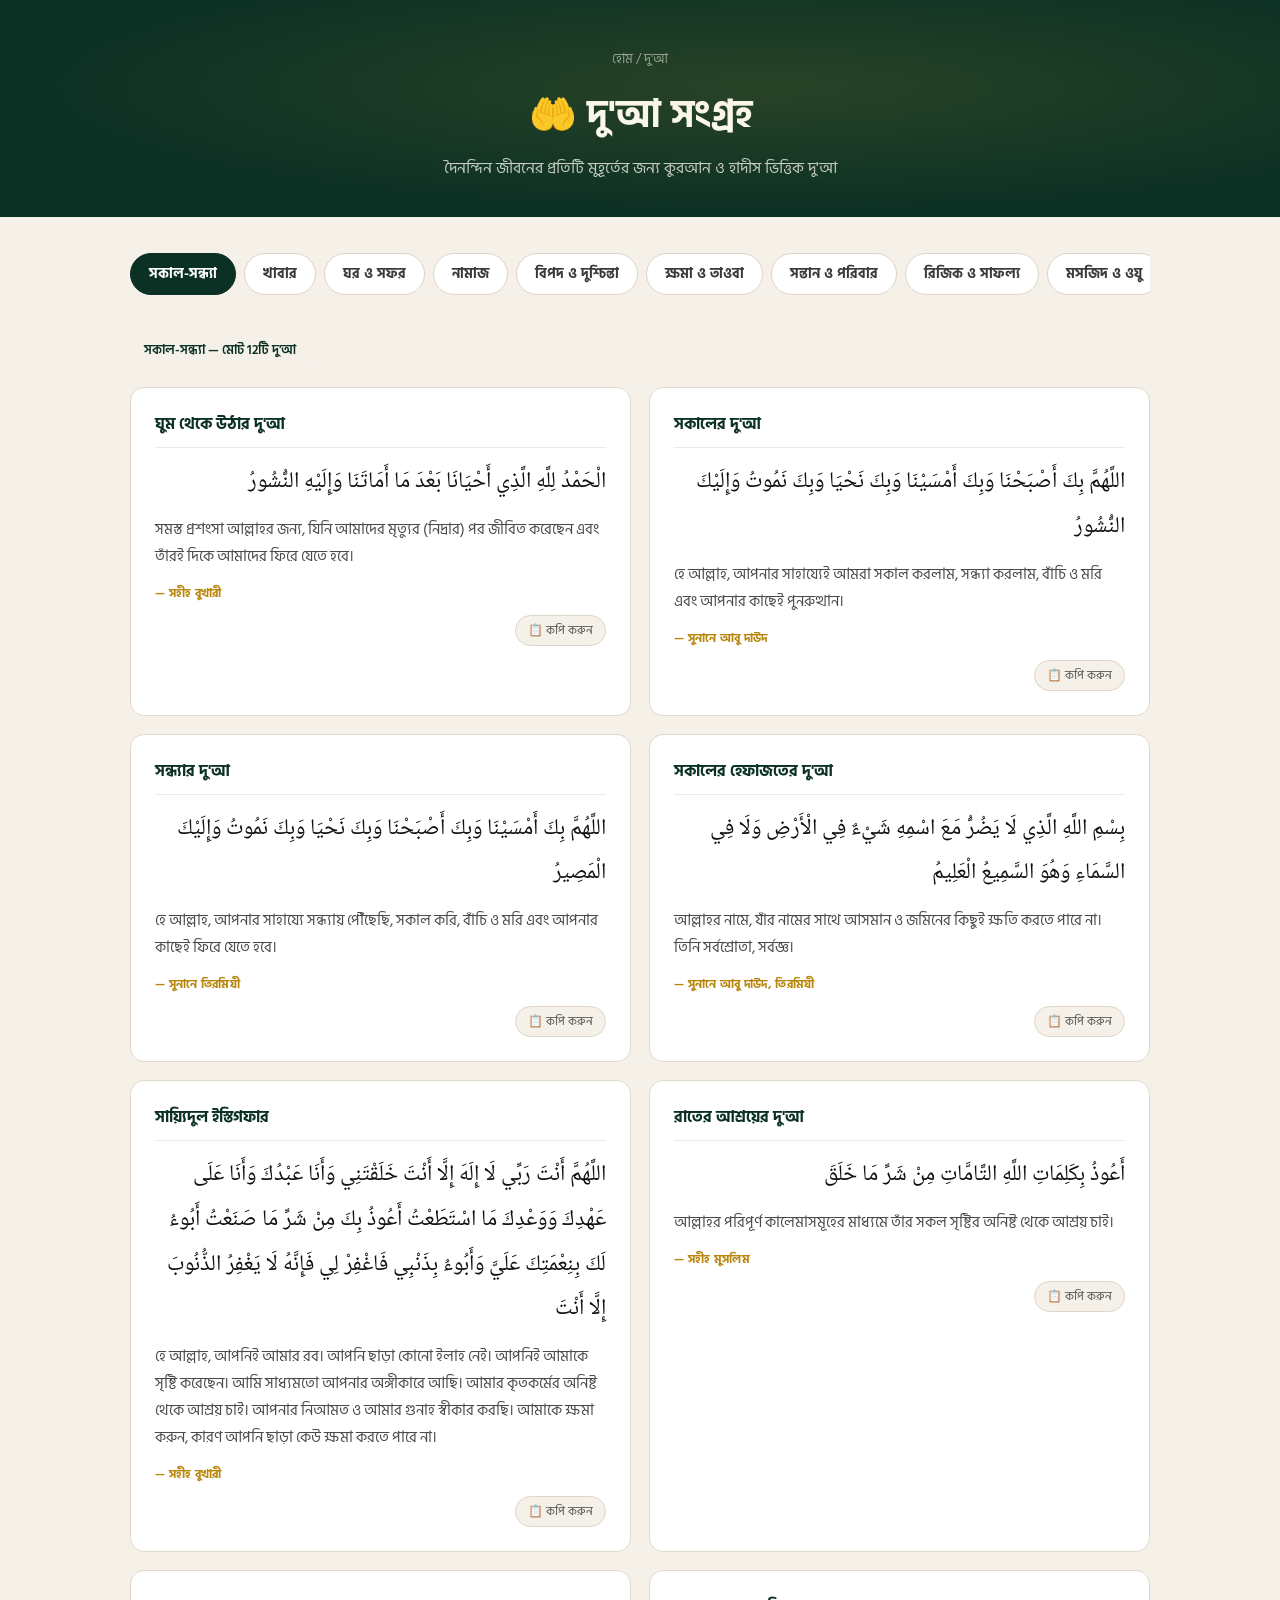
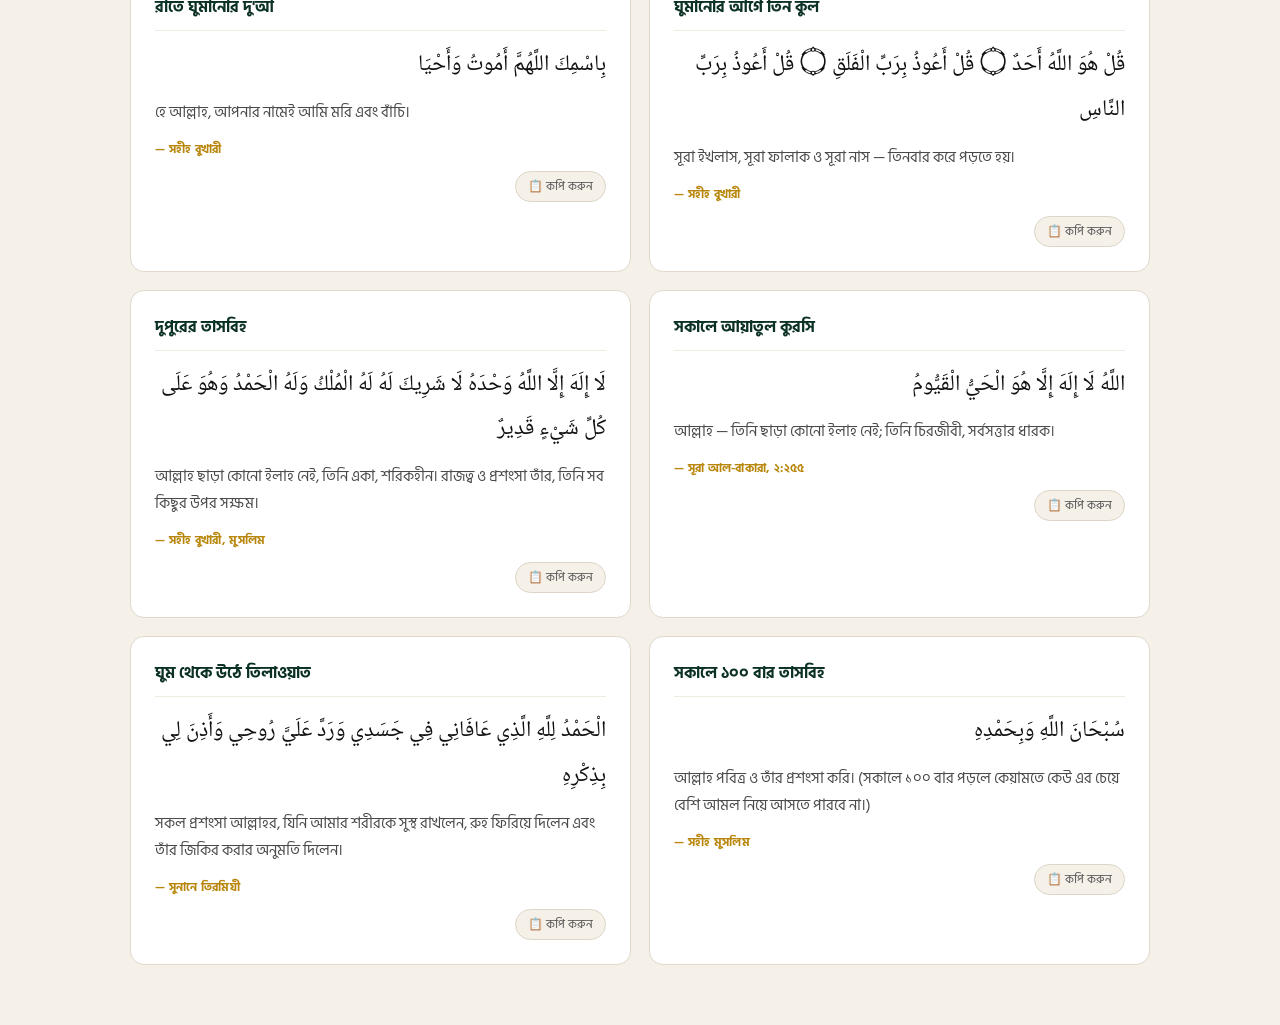
<file: dua (2).html>
<!DOCTYPE html>
<html lang="bn">
<head>
<meta charset="UTF-8">
<meta name="viewport" content="width=device-width, initial-scale=1, maximum-scale=5">
<title>দু'আ সংগ্রহ — দৈনন্দিন জীবনের দু'আ | দ্বীনপথ</title>
<meta name="description" content="দৈনন্দিন জীবনের প্রতিটি মুহূর্তের জন্য কুরআন-হাদীস ভিত্তিক দু'আ আরবি, বাংলা উচ্চারণ ও অনুবাদ সহ।">
<link rel="preconnect" href="https://fonts.googleapis.com">
<link href="https://fonts.googleapis.com/css2?family=Hind+Siliguri:wght@400;500;600;700&family=Noto+Naskh+Arabic:wght@500;600&display=swap" rel="stylesheet">
<style>
  *, *::before, *::after { box-sizing: border-box; margin: 0; padding: 0; }
  body { font-family: 'Hind Siliguri', sans-serif; background: #f5f0e8; color: #1a1a1a; min-height: 100vh; }

  /* Hero */
  .page-hero { background: #0b3024; color: #fff; padding: 48px 20px 36px; text-align: center; position: relative; overflow: hidden; }
  .page-hero::before { content:''; position:absolute; inset:0; background: radial-gradient(ellipse at 60% 40%, rgba(212,175,55,0.15) 0%, transparent 70%); pointer-events:none; }
  .breadcrumb { font-size: 0.82rem; color: rgba(255,255,255,0.55); margin-bottom: 14px; }
  .breadcrumb a { color: rgba(255,255,255,0.55); text-decoration: none; }
  .page-hero h1 { font-size: clamp(1.6rem, 4vw, 2.4rem); font-weight: 700; margin-bottom: 10px; }
  .page-hero p { font-size: 0.98rem; color: rgba(255,255,255,0.75); max-width: 500px; margin: 0 auto; }

  /* Layout */
  .container { max-width: 1060px; margin: 0 auto; padding: 0 20px; }
  .section-tight { padding: 36px 0 60px; }

  /* Category chips */
  .dua-cat-row { display: flex; gap: 8px; overflow-x: auto; padding-bottom: 8px; margin-bottom: 30px; scrollbar-width: none; }
  .dua-cat-row::-webkit-scrollbar { display: none; }
  .dua-cat-chip { flex-shrink: 0; padding: 9px 18px; border-radius: 100px; background: #fff; border: 1.5px solid #ddd6c8; font-weight: 700; font-size: 0.85rem; color: #3a3a3a; cursor: pointer; transition: all 0.18s; white-space: nowrap; font-family: 'Hind Siliguri', sans-serif; }
  .dua-cat-chip:hover { border-color: #0b3024; color: #0b3024; }
  .dua-cat-chip.active { background: #0b3024; color: #fff; border-color: #0b3024; }

  /* Grid */
  .dua-grid { display: grid; grid-template-columns: repeat(2, 1fr); gap: 18px; }
  @media (max-width: 700px) { .dua-grid { grid-template-columns: 1fr; } }

  /* Card */
  .dua-card { background: #fff; border: 1px solid #e0d9cc; border-radius: 14px; padding: 24px; display: flex; flex-direction: column; gap: 12px; }
  .dua-card .dtitle { font-weight: 700; color: #0b3024; font-size: 0.97rem; padding-bottom: 10px; border-bottom: 1px solid #f0ebe0; }
  .dua-card .dar { font-family: 'Noto Naskh Arabic', serif; font-size: 1.4rem; direction: rtl; line-height: 2; color: #111; text-align: right; }
  .dua-card .dbn { color: #4a4a4a; font-size: 0.91rem; line-height: 1.85; }
  .dua-card .dref { font-size: 0.76rem; color: #b8860b; font-weight: 700; letter-spacing: 0.3px; }

  /* Copy button */
  .dua-card .copy-btn { align-self: flex-end; background: #f5f0e8; border: 1px solid #ddd6c8; color: #555; font-size: 0.75rem; padding: 5px 12px; border-radius: 20px; cursor: pointer; font-family: 'Hind Siliguri', sans-serif; transition: all 0.15s; }
  .dua-card .copy-btn:hover { background: #0b3024; color: #fff; border-color: #0b3024; }

  /* Count badge */
  .cat-count { background: #f5f0e8; color: #0b3024; border-radius: 8px; padding: 6px 14px; font-size: 0.82rem; font-weight: 600; margin-bottom: 20px; display: inline-block; }
</style>
</head>
<body>

<section class="page-hero">
  <div class="container">
    <div class="breadcrumb"><a href="index.html">হোম</a> / দু'আ</div>
    <h1>🤲 দু'আ সংগ্রহ</h1>
    <p>দৈনন্দিন জীবনের প্রতিটি মুহূর্তের জন্য কুরআন ও হাদীস ভিত্তিক দু'আ</p>
  </div>
</section>

<section class="section-tight">
  <div class="container">
    <div class="dua-cat-row" id="duaCatRow"></div>
    <div class="cat-count" id="catCount"></div>
    <div class="dua-grid" id="duaGrid"></div>
  </div>
</section>

<script>
const DUA_DATA = {
  "সকাল-সন্ধ্যা": [
    { title:"ঘুম থেকে উঠার দু'আ", ar:"الْحَمْدُ لِلَّهِ الَّذِي أَحْيَانَا بَعْدَ مَا أَمَاتَنَا وَإِلَيْهِ النُّشُورُ", bn:"সমস্ত প্রশংসা আল্লাহর জন্য, যিনি আমাদের মৃত্যুর (নিদ্রার) পর জীবিত করেছেন এবং তাঁরই দিকে আমাদের ফিরে যেতে হবে।", ref:"সহীহ বুখারী" },
    { title:"সকালের দু'আ", ar:"اللَّهُمَّ بِكَ أَصْبَحْنَا وَبِكَ أَمْسَيْنَا وَبِكَ نَحْيَا وَبِكَ نَمُوتُ وَإِلَيْكَ النُّشُورُ", bn:"হে আল্লাহ, আপনার সাহায্যেই আমরা সকাল করলাম, সন্ধ্যা করলাম, বাঁচি ও মরি এবং আপনার কাছেই পুনরুত্থান।", ref:"সুনানে আবু দাউদ" },
    { title:"সন্ধ্যার দু'আ", ar:"اللَّهُمَّ بِكَ أَمْسَيْنَا وَبِكَ أَصْبَحْنَا وَبِكَ نَحْيَا وَبِكَ نَمُوتُ وَإِلَيْكَ الْمَصِيرُ", bn:"হে আল্লাহ, আপনার সাহায্যে সন্ধ্যায় পৌঁছেছি, সকাল করি, বাঁচি ও মরি এবং আপনার কাছেই ফিরে যেতে হবে।", ref:"সুনানে তিরমিযী" },
    { title:"সকালের হেফাজতের দু'আ", ar:"بِسْمِ اللَّهِ الَّذِي لَا يَضُرُّ مَعَ اسْمِهِ شَيْءٌ فِي الْأَرْضِ وَلَا فِي السَّمَاءِ وَهُوَ السَّمِيعُ الْعَلِيمُ", bn:"আল্লাহর নামে, যাঁর নামের সাথে আসমান ও জমিনের কিছুই ক্ষতি করতে পারে না। তিনি সর্বশ্রোতা, সর্বজ্ঞ।", ref:"সুনানে আবু দাউদ, তিরমিযী" },
    { title:"সায়্যিদুল ইস্তিগফার", ar:"اللَّهُمَّ أَنْتَ رَبِّي لَا إِلَهَ إِلَّا أَنْتَ خَلَقْتَنِي وَأَنَا عَبْدُكَ وَأَنَا عَلَى عَهْدِكَ وَوَعْدِكَ مَا اسْتَطَعْتُ أَعُوذُ بِكَ مِنْ شَرِّ مَا صَنَعْتُ أَبُوءُ لَكَ بِنِعْمَتِكَ عَلَيَّ وَأَبُوءُ بِذَنْبِي فَاغْفِرْ لِي فَإِنَّهُ لَا يَغْفِرُ الذُّنُوبَ إِلَّا أَنْتَ", bn:"হে আল্লাহ, আপনিই আমার রব। আপনি ছাড়া কোনো ইলাহ নেই। আপনিই আমাকে সৃষ্টি করেছেন। আমি সাধ্যমতো আপনার অঙ্গীকারে আছি। আমার কৃতকর্মের অনিষ্ট থেকে আশ্রয় চাই। আপনার নিআমত ও আমার গুনাহ স্বীকার করছি। আমাকে ক্ষমা করুন, কারণ আপনি ছাড়া কেউ ক্ষমা করতে পারে না।", ref:"সহীহ বুখারী" },
    { title:"রাতের আশ্রয়ের দু'আ", ar:"أَعُوذُ بِكَلِمَاتِ اللَّهِ التَّامَّاتِ مِنْ شَرِّ مَا خَلَقَ", bn:"আল্লাহর পরিপূর্ণ কালেমাসমূহের মাধ্যমে তাঁর সকল সৃষ্টির অনিষ্ট থেকে আশ্রয় চাই।", ref:"সহীহ মুসলিম" },
    { title:"রাতে ঘুমানোর দু'আ", ar:"بِاسْمِكَ اللَّهُمَّ أَمُوتُ وَأَحْيَا", bn:"হে আল্লাহ, আপনার নামেই আমি মরি এবং বাঁচি।", ref:"সহীহ বুখারী" },
    { title:"ঘুমানোর আগে তিন কুল", ar:"قُلْ هُوَ اللَّهُ أَحَدٌ ۝ قُلْ أَعُوذُ بِرَبِّ الْفَلَقِ ۝ قُلْ أَعُوذُ بِرَبِّ النَّاسِ", bn:"সূরা ইখলাস, সূরা ফালাক ও সূরা নাস — তিনবার করে পড়তে হয়।", ref:"সহীহ বুখারী" },
    { title:"দুপুরের তাসবিহ", ar:"لَا إِلَهَ إِلَّا اللَّهُ وَحْدَهُ لَا شَرِيكَ لَهُ لَهُ الْمُلْكُ وَلَهُ الْحَمْدُ وَهُوَ عَلَى كُلِّ شَيْءٍ قَدِيرٌ", bn:"আল্লাহ ছাড়া কোনো ইলাহ নেই, তিনি একা, শরিকহীন। রাজত্ব ও প্রশংসা তাঁর, তিনি সব কিছুর উপর সক্ষম।", ref:"সহীহ বুখারী, মুসলিম" },
    { title:"সকালে আয়াতুল কুরসি", ar:"اللَّهُ لَا إِلَهَ إِلَّا هُوَ الْحَيُّ الْقَيُّومُ", bn:"আল্লাহ — তিনি ছাড়া কোনো ইলাহ নেই; তিনি চিরজীবী, সর্বসত্তার ধারক।", ref:"সূরা আল-বাকারা, ২:২৫৫" },
    { title:"ঘুম থেকে উঠে তিলাওয়াত", ar:"الْحَمْدُ لِلَّهِ الَّذِي عَافَانِي فِي جَسَدِي وَرَدَّ عَلَيَّ رُوحِي وَأَذِنَ لِي بِذِكْرِهِ", bn:"সকল প্রশংসা আল্লাহর, যিনি আমার শরীরকে সুস্থ রাখলেন, রুহ ফিরিয়ে দিলেন এবং তাঁর জিকির করার অনুমতি দিলেন।", ref:"সুনানে তিরমিযী" },
    { title:"সকালে ১০০ বার তাসবিহ", ar:"سُبْحَانَ اللَّهِ وَبِحَمْدِهِ", bn:"আল্লাহ পবিত্র ও তাঁর প্রশংসা করি। (সকালে ১০০ বার পড়লে কেয়ামতে কেউ এর চেয়ে বেশি আমল নিয়ে আসতে পারবে না।)", ref:"সহীহ মুসলিম" },
  ],
  "খাবার": [
    { title:"খাবার শুরুর দু'আ", ar:"بِسْمِ اللَّهِ", bn:"আল্লাহর নামে শুরু করছি।", ref:"সহীহ বুখারী" },
    { title:"খাবার শেষের দু'আ", ar:"الْحَمْدُ لِلَّهِ الَّذِي أَطْعَمَنِي هَذَا وَرَزَقَنِيهِ مِنْ غَيْرِ حَوْلٍ مِنِّي وَلَا قُوَّةٍ", bn:"সমস্ত প্রশংসা আল্লাহর জন্য, যিনি আমাকে এই খাবার খাওয়ালেন এবং আমার কোনো ক্ষমতা বা শক্তি ছাড়াই রিজিক দিলেন।", ref:"সুনানে আবু দাউদ" },
    { title:"ভুলে বিসমিল্লাহ না পড়লে", ar:"بِسْمِ اللَّهِ أَوَّلَهُ وَآخِرَهُ", bn:"আল্লাহর নামে — খাওয়ার প্রথম ও শেষে।", ref:"সুনানে আবু দাউদ, তিরমিযী" },
    { title:"পানি পানের দু'আ", ar:"الْحَمْدُ لِلَّهِ الَّذِي سَقَانَا عَذْبًا فُرَاتًا", bn:"সমস্ত প্রশংসা আল্লাহর জন্য, যিনি আমাদের মিষ্টি ও সুপেয় পানি পান করিয়েছেন।", ref:"সুনানে ইবনে মাজাহ" },
    { title:"মেহমানের জন্য দু'আ", ar:"اللَّهُمَّ أَطْعِمْ مَنْ أَطْعَمَنِي وَاسْقِ مَنْ سَقَانِي", bn:"হে আল্লাহ, যে আমাকে খাইয়েছে তাকে খাওয়ান এবং যে পান করিয়েছে তাকে পান করান।", ref:"সহীহ মুসলিম" },
    { title:"রোজা ভাঙার দু'আ", ar:"ذَهَبَ الظَّمَأُ وَابْتَلَّتِ الْعُرُوقُ وَثَبَتَ الْأَجْرُ إِنْ شَاءَ اللَّهُ", bn:"পিপাসা দূর হয়ে গেল, শিরাগুলো সিক্ত হলো এবং আল্লাহ চাইলে সওয়াব নিশ্চিত হলো।", ref:"সুনানে আবু দাউদ" },
    { title:"মেজবানের জন্য দু'আ", ar:"اللَّهُمَّ بَارِكْ لَهُمْ فِيمَا رَزَقْتَهُمْ وَاغْفِرْ لَهُمْ وَارْحَمْهُمْ", bn:"হে আল্লাহ, তাদের রিজিকে বরকত দিন, তাদের ক্ষমা করুন এবং তাদের উপর রহম করুন।", ref:"সহীহ মুসলিম" },
  ],
  "ঘর ও সফর": [
    { title:"ঘর থেকে বের হওয়ার দু'আ", ar:"بِسْمِ اللَّهِ تَوَكَّلْتُ عَلَى اللَّهِ وَلَا حَوْلَ وَلَا قُوَّةَ إِلَّا بِاللَّهِ", bn:"আল্লাহর নামে শুরু করছি, আল্লাহর উপর ভরসা করলাম, আল্লাহ ছাড়া কোনো ক্ষমতা ও শক্তি নেই।", ref:"সুনানে আবু দাউদ, তিরমিযী" },
    { title:"ঘরে প্রবেশের দু'আ", ar:"اللَّهُمَّ إِنِّي أَسْأَلُكَ خَيْرَ الْمَوْلِجِ وَخَيْرَ الْمَخْرَجِ بِسْمِ اللَّهِ وَلَجْنَا وَبِسْمِ اللَّهِ خَرَجْنَا وَعَلَى اللَّهِ رَبِّنَا تَوَكَّلْنَا", bn:"হে আল্লাহ, প্রবেশের কল্যাণ ও বের হওয়ার কল্যাণ চাই। আল্লাহর নামে প্রবেশ করলাম ও বের হলাম এবং রব আল্লাহর উপর ভরসা করলাম।", ref:"সুনানে আবু দাউদ" },
    { title:"সফরের দু'আ", ar:"اللَّهُ أَكْبَرُ اللَّهُ أَكْبَرُ اللَّهُ أَكْبَرُ سُبْحَانَ الَّذِي سَخَّرَ لَنَا هَذَا وَمَا كُنَّا لَهُ مُقْرِنِينَ وَإِنَّا إِلَى رَبِّنَا لَمُنْقَلِبُونَ", bn:"আল্লাহ সর্বমহান (৩ বার)। পবিত্র সেই সত্তা যিনি এটিকে আমাদের অধীন করে দিয়েছেন, আমরা নিজেরা তা পারতাম না। আমরা আমাদের রবের কাছে ফিরে যাব।", ref:"সহীহ মুসলিম" },
    { title:"গাড়িতে উঠার দু'আ", ar:"سُبْحَانَ الَّذِي سَخَّرَ لَنَا هَذَا", bn:"পবিত্র সেই সত্তা যিনি এটিকে আমাদের বশ করে দিয়েছেন।", ref:"সূরা আয-যুখরুফ, ৪৩:১৩" },
    { title:"নতুন জায়গায় আশ্রয়ের দু'আ", ar:"أَعُوذُ بِكَلِمَاتِ اللَّهِ التَّامَّاتِ مِنْ شَرِّ مَا خَلَقَ", bn:"আল্লাহর পরিপূর্ণ কালেমার মাধ্যমে তাঁর সকল সৃষ্টির অনিষ্ট থেকে আশ্রয় চাই।", ref:"সহীহ মুসলিম" },
    { title:"সফর থেকে ফেরার দু'আ", ar:"آيِبُونَ تَائِبُونَ عَابِدُونَ لِرَبِّنَا حَامِدُونَ", bn:"আমরা ফিরে আসছি, তওবাকারী, ইবাদতকারী এবং আমাদের রবের প্রশংসাকারী হয়ে।", ref:"সহীহ মুসলিম" },
    { title:"বাজারে প্রবেশের দু'আ", ar:"لَا إِلَهَ إِلَّا اللَّهُ وَحْدَهُ لَا شَرِيكَ لَهُ لَهُ الْمُلْكُ وَلَهُ الْحَمْدُ يُحْيِي وَيُمِيتُ بِيَدِهِ الْخَيْرُ وَهُوَ عَلَى كُلِّ شَيْءٍ قَدِيرٌ", bn:"আল্লাহ ছাড়া কোনো ইলাহ নেই, তিনি একা, শরিকহীন। রাজত্ব ও প্রশংসা তাঁর, তিনি জীবিত করেন ও মৃত্যু দেন, সকল কল্যাণ তাঁর হাতে।", ref:"সুনানে তিরমিযী, ইবনে মাজাহ" },
  ],
  "নামাজ": [
    { title:"নামাজের পরের দু'আ", ar:"أَسْتَغْفِرُ اللَّهَ", bn:"আমি আল্লাহর কাছে ক্ষমা প্রার্থনা করছি। (তিনবার)", ref:"সহীহ মুসলিম" },
    { title:"সিজদার দু'আ", ar:"سُبْحَانَ رَبِّيَ الْأَعْلَى", bn:"আমার প্রতিপালক, যিনি সর্বোচ্চ, তিনি পবিত্র।", ref:"সুনানে আবু দাউদ" },
    { title:"রুকুর দু'আ", ar:"سُبْحَانَ رَبِّيَ الْعَظِيمِ", bn:"আমার মহান প্রতিপালক পবিত্র।", ref:"সহীহ মুসলিম" },
    { title:"কুনুতে নাযেলা", ar:"اللَّهُمَّ اهْدِنِي فِيمَنْ هَدَيْتَ وَعَافِنِي فِيمَنْ عَافَيْتَ وَتَوَلَّنِي فِيمَنْ تَوَلَّيْتَ", bn:"হে আল্লাহ, যাদের হেদায়েত করেছেন তাদের মধ্যে আমাকে হেদায়েত করুন, যাদের সুস্থতা দিয়েছেন তাদের মধ্যে রাখুন, যাদের অভিভাবকত্ব নিয়েছেন তাদের মধ্যে নিন।", ref:"সুনানে আবু দাউদ, তিরমিযী" },
    { title:"তাহাজ্জুদের দু'আ", ar:"اللَّهُمَّ لَكَ الْحَمْدُ أَنْتَ نُورُ السَّمَاوَاتِ وَالْأَرْضِ وَمَنْ فِيهِنَّ", bn:"হে আল্লাহ, সমস্ত প্রশংসা আপনার। আপনি আসমান ও জমিন এবং এতে যা আছে সব কিছুর আলো।", ref:"সহীহ বুখারী" },
    { title:"ইস্তিখারার দু'আ", ar:"اللَّهُمَّ إِنِّي أَسْتَخِيرُكَ بِعِلْمِكَ وَأَسْتَقْدِرُكَ بِقُدْرَتِكَ وَأَسْأَلُكَ مِنْ فَضْلِكَ الْعَظِيمِ", bn:"হে আল্লাহ, আমি আপনার জ্ঞানের মাধ্যমে কল্যাণ চাই, আপনার শক্তির মাধ্যমে শক্তি চাই এবং আপনার মহা অনুগ্রহ চাই।", ref:"সহীহ বুখারী" },
    { title:"নামাজে দাঁড়ানোর শুরুর দু'আ", ar:"اللَّهُمَّ بَاعِدْ بَيْنِي وَبَيْنَ خَطَايَايَ كَمَا بَاعَدْتَ بَيْنَ الْمَشْرِقِ وَالْمَغْرِبِ", bn:"হে আল্লাহ, আমার ও আমার গুনাহর মধ্যে এমন দূরত্ব করুন যেমন পূর্ব ও পশ্চিমের মধ্যে দূরত্ব।", ref:"সহীহ বুখারী, মুসলিম" },
  ],
  "বিপদ ও দুশ্চিন্তা": [
    { title:"দুশ্চিন্তার দু'আ", ar:"اللَّهُمَّ إِنِّي أَعُوذُ بِكَ مِنَ الْهَمِّ وَالْحَزَنِ وَالْعَجْزِ وَالْكَسَلِ وَالْبُخْلِ وَالْجُبْنِ وَضَلَعِ الدَّيْنِ وَغَلَبَةِ الرِّجَالِ", bn:"হে আল্লাহ, দুশ্চিন্তা, দুঃখ, অক্ষমতা, অলসতা, কৃপণতা, কাপুরুষতা, ঋণের ভার ও মানুষের প্রভাব থেকে আশ্রয় চাই।", ref:"সহীহ বুখারী" },
    { title:"বিপদে পড়লে দু'আ", ar:"إِنَّا لِلَّهِ وَإِنَّا إِلَيْهِ رَاجِعُونَ", bn:"আমরা আল্লাহর জন্যই এবং তাঁরই দিকে ফিরে যেতে হবে।", ref:"সূরা আল-বাকারা, ১৫৬" },
    { title:"কঠিন বিপদে দু'আ", ar:"حَسْبُنَا اللَّهُ وَنِعْمَ الْوَكِيلُ", bn:"আল্লাহই আমাদের জন্য যথেষ্ট এবং তিনি কতই না উত্তম কার্য সম্পাদনকারী।", ref:"সূরা আলে ইমরান, ৩:১৭৩" },
    { title:"উদ্বেগ ও অস্থিরতার দু'আ", ar:"لَا إِلَهَ إِلَّا أَنْتَ سُبْحَانَكَ إِنِّي كُنْتُ مِنَ الظَّالِمِينَ", bn:"আপনি ছাড়া কোনো ইলাহ নেই। আপনি পবিত্র। নিশ্চয়ই আমি যালেমদের অন্তর্ভুক্ত।", ref:"সূরা আল-আম্বিয়া, ২১:৮৭" },
    { title:"ভয় পেলে দু'আ", ar:"أَعُوذُ بِكَلِمَاتِ اللَّهِ التَّامَّاتِ مِنْ غَضَبِهِ وَعِقَابِهِ وَشَرِّ عِبَادِهِ وَمِنْ هَمَزَاتِ الشَّيَاطِينِ", bn:"আল্লাহর পরিপূর্ণ কালামের মাধ্যমে তাঁর ক্রোধ, শাস্তি, বান্দাদের অনিষ্ট এবং শয়তানের কুমন্ত্রণা থেকে আশ্রয় চাই।", ref:"সুনানে আবু দাউদ, তিরমিযী" },
    { title:"ঋণ মুক্তির দু'আ", ar:"اللَّهُمَّ اكْفِنِي بِحَلَالِكَ عَنْ حَرَامِكَ وَأَغْنِنِي بِفَضْلِكَ عَمَّنْ سِوَاكَ", bn:"হে আল্লাহ, হারাম থেকে বাঁচিয়ে হালাল দিয়ে যথেষ্ট করুন এবং আপনার অনুগ্রহে আপনি ছাড়া সবার থেকে অমুখাপেক্ষী করুন।", ref:"সুনানে তিরমিযী" },
    { title:"অসুস্থতায় দু'আ", ar:"اللَّهُمَّ رَبَّ النَّاسِ أَذْهِبِ الْبَأْسَ اشْفِهِ وَأَنْتَ الشَّافِي لَا شِفَاءَ إِلَّا شِفَاؤُكَ شِفَاءً لَا يُغَادِرُ سَقَمًا", bn:"হে আল্লাহ, মানুষের রব, কষ্ট দূর করুন, সুস্থ করুন। আপনিই সুস্থতাদানকারী, আপনার সুস্থতা ছাড়া কোনো সুস্থতা নেই — এমন সুস্থতা যা কোনো রোগ রাখে না।", ref:"সহীহ বুখারী, মুসলিম" },
    { title:"মানসিক চাপে দু'আ", ar:"يَا حَيُّ يَا قَيُّومُ بِرَحْمَتِكَ أَسْتَغِيثُ", bn:"হে চিরজীবী, হে সর্বসত্তার ধারক, আপনার রহমতের মাধ্যমে সাহায্য চাই।", ref:"সুনানে তিরমিযী" },
    { title:"নিদ্রাহীনতায় দু'আ", ar:"اللَّهُمَّ غَارَتِ النُّجُومُ وَهَدَأَتِ الْعُيُونُ وَأَنْتَ حَيٌّ قَيُّومٌ لَا تَأْخُذُكَ سِنَةٌ وَلَا نَوْمٌ", bn:"হে আল্লাহ, তারাগুলো অস্ত গেছে, চোখগুলো বিশ্রাম নিচ্ছে। আপনি চিরজীবী, আপনাকে তন্দ্রা বা নিদ্রা স্পর্শ করে না।", ref:"সহীহুল জামি" },
  ],
  "ক্ষমা ও তাওবা": [
    { title:"ইস্তিগফার", ar:"أَسْتَغْفِرُ اللَّهَ الَّذِي لَا إِلَهَ إِلَّا هُوَ الْحَيُّ الْقَيُّومُ وَأَتُوبُ إِلَيْهِ", bn:"আমি সেই আল্লাহর কাছে ক্ষমা চাই যিনি ছাড়া কোনো ইলাহ নেই, যিনি চিরজীবী, সর্বসত্তার ধারক — এবং তাঁর কাছে তওবা করছি।", ref:"সুনানে আবু দাউদ, তিরমিযী" },
    { title:"গুনাহ মাফের দু'আ", ar:"رَبَّنَا ظَلَمْنَا أَنْفُسَنَا وَإِنْ لَمْ تَغْفِرْ لَنَا وَتَرْحَمْنَا لَنَكُونَنَّ مِنَ الْخَاسِرِينَ", bn:"হে আমাদের রব, আমরা নিজেদের উপর জুলুম করেছি। আপনি ক্ষমা না করলে ও দয়া না করলে আমরা ক্ষতিগ্রস্তদের অন্তর্ভুক্ত হব।", ref:"সূরা আল-আরাফ, ৭:২৩" },
    { title:"সর্বোত্তম তওবার দু'আ", ar:"اللَّهُمَّ اغْفِرْ لِي ذَنْبِي كُلَّهُ دِقَّهُ وَجِلَّهُ وَأَوَّلَهُ وَآخِرَهُ وَعَلَانِيَتَهُ وَسِرَّهُ", bn:"হে আল্লাহ, আমার সব গুনাহ মাফ করুন — ছোট ও বড়, প্রথম ও শেষ, প্রকাশ্য ও গোপন।", ref:"সহীহ মুসলিম" },
    { title:"দুনিয়া-আখিরাতের কল্যাণের দু'আ", ar:"رَبَّنَا آتِنَا فِي الدُّنْيَا حَسَنَةً وَفِي الْآخِرَةِ حَسَنَةً وَقِنَا عَذَابَ النَّارِ", bn:"হে আমাদের রব, দুনিয়ায় কল্যাণ দিন, আখিরাতেও কল্যাণ দিন এবং আগুনের আজাব থেকে রক্ষা করুন।", ref:"সূরা আল-বাকারা, ২:২০১" },
    { title:"মন পরিষ্কারের দু'আ", ar:"اللَّهُمَّ طَهِّرْ قَلْبِي مِنَ النِّفَاقِ وَعَمَلِي مِنَ الرِّيَاءِ وَلِسَانِي مِنَ الْكَذِبِ وَعَيْنِي مِنَ الْخِيَانَةِ", bn:"হে আল্লাহ, অন্তরকে মুনাফেকি থেকে, কাজকে রিয়া থেকে, জিহ্বাকে মিথ্যা থেকে এবং চোখকে খিয়ানত থেকে পবিত্র করুন।", ref:"সহীহুল জামি" },
    { title:"জান্নাতের প্রার্থনা", ar:"اللَّهُمَّ إِنِّي أَسْأَلُكَ الْجَنَّةَ وَأَعُوذُ بِكَ مِنَ النَّارِ", bn:"হে আল্লাহ, আমি আপনার কাছে জান্নাত চাই এবং জাহান্নাম থেকে আশ্রয় চাই।", ref:"সুনানে আবু দাউদ" },
  ],
  "সন্তান ও পরিবার": [
    { title:"নেক সন্তানের দু'আ", ar:"رَبِّ هَبْ لِي مِنْ لَدُنْكَ ذُرِّيَّةً طَيِّبَةً إِنَّكَ سَمِيعُ الدُّعَاءِ", bn:"হে আমার রব, আপনার কাছ থেকে পবিত্র সন্তান দান করুন। নিশ্চয়ই আপনি দু'আ শুনেন।", ref:"সূরা আলে ইমরান, ৩:৩৮" },
    { title:"পরিবারের সুখের দু'আ", ar:"رَبَّنَا هَبْ لَنَا مِنْ أَزْوَاجِنَا وَذُرِّيَّاتِنَا قُرَّةَ أَعْيُنٍ وَاجْعَلْنَا لِلْمُتَّقِينَ إِمَامًا", bn:"হে আমাদের রব, স্ত্রীদের ও সন্তানদের থেকে চোখ জুড়িয়ে দিন এবং আমাদেরকে মুত্তাকিদের নেতা করুন।", ref:"সূরা আল-ফুরকান, ২৫:৭৪" },
    { title:"মা-বাবার জন্য দু'আ", ar:"رَبِّ ارْحَمْهُمَا كَمَا رَبَّيَانِي صَغِيرًا", bn:"হে আমার রব, তাদের উপর রহম করুন যেভাবে তারা আমাকে শৈশবে লালন-পালন করেছেন।", ref:"সূরা আল-ইসরা, ১৭:২৪" },
    { title:"বিবাহের দু'আ", ar:"بَارَكَ اللَّهُ لَكَ وَبَارَكَ عَلَيْكَ وَجَمَعَ بَيْنَكُمَا فِي خَيْرٍ", bn:"আল্লাহ আপনার জন্য বরকত দিন, আপনার উপর বরকত নাযিল করুন এবং কল্যাণের মাধ্যমে একত্রিত করুন।", ref:"সুনানে আবু দাউদ, তিরমিযী" },
    { title:"সন্তানের সুরক্ষার দু'আ", ar:"أُعِيذُكُمَا بِكَلِمَاتِ اللَّهِ التَّامَّةِ مِنْ كُلِّ شَيْطَانٍ وَهَامَّةٍ وَمِنْ كُلِّ عَيْنٍ لَامَّةٍ", bn:"আমি তোমাদেরকে আল্লাহর পরিপূর্ণ কালামের মাধ্যমে প্রতিটি শয়তান, ক্ষতিকর প্রাণী এবং প্রতিটি কুনজর থেকে আশ্রয় দিচ্ছি।", ref:"সহীহ বুখারী" },
    { title:"স্বামী-স্ত্রীর সম্পর্কের দু'আ", ar:"اللَّهُمَّ أَلِّفْ بَيْنَ قُلُوبِنَا وَأَصْلِحْ ذَاتَ بَيْنِنَا", bn:"হে আল্লাহ, আমাদের হৃদয়গুলো পরস্পরের সাথে যুক্ত করুন এবং আমাদের সম্পর্ক ঠিক করুন।", ref:"সুনানে আবু দাউদ" },
    { title:"মৃত আত্মীয়ের জন্য দু'আ", ar:"اللَّهُمَّ اغْفِرْ لَهُ وَارْحَمْهُ وَأَدْخِلْهُ الْجَنَّةَ", bn:"হে আল্লাহ, তাকে ক্ষমা করুন, তার উপর রহম করুন এবং তাকে জান্নাতে প্রবেশ করান।", ref:"সহীহ মুসলিম" },
  ],
  "রিজিক ও সাফল্য": [
    { title:"রিজিক বৃদ্ধির দু'আ", ar:"اللَّهُمَّ إِنِّي أَسْأَلُكَ عِلْمًا نَافِعًا وَرِزْقًا طَيِّبًا وَعَمَلًا مُتَقَبَّلًا", bn:"হে আল্লাহ, উপকারী জ্ঞান, পবিত্র রিজিক এবং কবুল হওয়ার যোগ্য আমল চাই।", ref:"সুনানে ইবনে মাজাহ" },
    { title:"কাজে বরকতের দু'আ", ar:"اللَّهُمَّ بَارِكْ لَنَا فِيمَا رَزَقْتَنَا وَقِنَا عَذَابَ النَّارِ", bn:"হে আল্লাহ, আমাদের যে রিজিক দিয়েছেন তাতে বরকত দিন এবং আগুনের আজাব থেকে রক্ষা করুন।", ref:"সহীহুল জামি" },
    { title:"পরীক্ষায় সাফল্যের দু'আ", ar:"رَبِّ اشْرَحْ لِي صَدْرِي وَيَسِّرْ لِي أَمْرِي وَاحْلُلْ عُقْدَةً مِنْ لِسَانِي يَفْقَهُوا قَوْلِي", bn:"হে আমার রব, বুক প্রশস্ত করুন, কাজ সহজ করুন এবং জিহ্বার জড়তা দূর করুন, যাতে তারা আমার কথা বুঝতে পারে।", ref:"সূরা ত্বা-হা, ২০:২৫-২৮" },
    { title:"জ্ঞান বৃদ্ধির দু'আ", ar:"رَبِّ زِدْنِي عِلْمًا", bn:"হে আমার রব, আমার জ্ঞান বৃদ্ধি করুন।", ref:"সূরা ত্বা-হা, ২০:১১৪" },
    { title:"হেদায়েতের দু'আ", ar:"اللَّهُمَّ اهْدِنِي وَسَدِّدْنِي", bn:"হে আল্লাহ, আমাকে সঠিক পথ দেখান এবং সিদ্ধান্তে অটল রাখুন।", ref:"সহীহ মুসলিম" },
    { title:"চাকরিতে সাফল্যের দু'আ", ar:"اللَّهُمَّ يَسِّرْ وَلَا تُعَسِّرْ وَتَمِّمْ بِالْخَيْرِ", bn:"হে আল্লাহ, সহজ করুন, কঠিন করবেন না এবং কল্যাণের সাথে পরিপূর্ণ করুন।", ref:"সহীহুল জামি" },
    { title:"কঠিন বিষয় সহজের দু'আ", ar:"اللَّهُمَّ لَا سَهْلَ إِلَّا مَا جَعَلْتَهُ سَهْلًا وَأَنْتَ تَجْعَلُ الْحَزْنَ إِذَا شِئْتَ سَهْلًا", bn:"হে আল্লাহ, যা আপনি সহজ করেন তাই কেবল সহজ। আপনি চাইলে কঠিনকেও সহজ করতে পারেন।", ref:"সহীহ ইবনে হিব্বান" },
  ],
  "মসজিদ ও ওযু": [
    { title:"মসজিদে প্রবেশের দু'আ", ar:"اللَّهُمَّ افْتَحْ لِي أَبْوَابَ رَحْمَتِكَ", bn:"হে আল্লাহ, আমার জন্য আপনার রহমতের দরজাসমূহ খুলে দিন।", ref:"সহীহ মুসলিম" },
    { title:"মসজিদ থেকে বের হওয়ার দু'আ", ar:"اللَّهُمَّ إِنِّي أَسْأَلُكَ مِنْ فَضْلِكَ", bn:"হে আল্লাহ, আমি আপনার অনুগ্রহ চাই।", ref:"সহীহ মুসলিম" },
    { title:"আজানের পরের দু'আ", ar:"اللَّهُمَّ رَبَّ هَذِهِ الدَّعْوَةِ التَّامَّةِ وَالصَّلَاةِ الْقَائِمَةِ آتِ مُحَمَّدًا الْوَسِيلَةَ وَالْفَضِيلَةَ", bn:"হে আল্লাহ, এই পরিপূর্ণ আহ্বান ও প্রতিষ্ঠিত নামাজের রব, মুহাম্মাদ (সা.)-কে উসিলা ও মর্যাদা দান করুন।", ref:"সহীহ বুখারী" },
    { title:"ওযুর পরের দু'আ", ar:"أَشْهَدُ أَنْ لَا إِلَهَ إِلَّا اللَّهُ وَحْدَهُ لَا شَرِيكَ لَهُ وَأَشْهَدُ أَنَّ مُحَمَّدًا عَبْدُهُ وَرَسُولُهُ", bn:"আমি সাক্ষ্য দিচ্ছি যে আল্লাহ ছাড়া কোনো ইলাহ নেই, তিনি একা, শরিকহীন এবং মুহাম্মাদ (সা.) তাঁর বান্দা ও রাসূল।", ref:"সহীহ মুসলিম" },
    { title:"পেশাব-পায়খানায় প্রবেশের দু'আ", ar:"اللَّهُمَّ إِنِّي أَعُوذُ بِكَ مِنَ الْخُبُثِ وَالْخَبَائِثِ", bn:"হে আল্লাহ, আমি পুরুষ ও নারী শয়তান থেকে আপনার কাছে আশ্রয় চাই।", ref:"সহীহ বুখারী, মুসলিম" },
    { title:"পেশাব-পায়খানা থেকে বের হওয়ার দু'আ", ar:"غُفْرَانَكَ", bn:"হে আল্লাহ, আপনার কাছে ক্ষমা চাই।", ref:"সুনানে আবু দাউদ, তিরমিযী" },
  ],
  "বিশেষ অনুষ্ঠান": [
    { title:"ঈদের তাকবির", ar:"اللَّهُ أَكْبَرُ اللَّهُ أَكْبَرُ لَا إِلَهَ إِلَّا اللَّهُ وَاللَّهُ أَكْبَرُ اللَّهُ أَكْبَرُ وَلِلَّهِ الْحَمْدُ", bn:"আল্লাহ সর্বমহান, আল্লাহ সর্বমহান, আল্লাহ ছাড়া কোনো ইলাহ নেই, আল্লাহ সর্বমহান, আল্লাহ সর্বমহান এবং সকল প্রশংসা আল্লাহর।", ref:"সহীহ বুখারী" },
    { title:"নতুন চাঁদ দেখার দু'আ", ar:"اللَّهُمَّ أَهِلَّهُ عَلَيْنَا بِالْيُمْنِ وَالْإِيمَانِ وَالسَّلَامَةِ وَالْإِسْلَامِ رَبِّي وَرَبُّكَ اللَّهُ", bn:"হে আল্লাহ, এই চাঁদকে আমাদের জন্য কল্যাণ, ঈমান, নিরাপত্তা ও ইসলামের সাথে উদিত করুন। আমার ও তোমার রব আল্লাহ।", ref:"সুনানে তিরমিযী" },
    { title:"বৃষ্টির দু'আ", ar:"اللَّهُمَّ صَيِّبًا نَافِعًا", bn:"হে আল্লাহ, উপকারী বৃষ্টি দিন।", ref:"সহীহ বুখারী" },
    { title:"বজ্রপাতের সময়ের দু'আ", ar:"سُبْحَانَ الَّذِي يُسَبِّحُ الرَّعْدُ بِحَمْدِهِ وَالْمَلَائِكَةُ مِنْ خِيفَتِهِ", bn:"পবিত্র সেই সত্তা, যাঁর প্রশংসা করে বজ্র এবং যাঁর ভয়ে ফেরেশতারা তাসবিহ পড়েন।", ref:"মুয়াত্তা ইমাম মালেক" },
    { title:"অসুস্থকে দেখতে গেলে দু'আ", ar:"لَا بَأْسَ طَهُورٌ إِنْ شَاءَ اللَّهُ", bn:"কোনো ক্ষতি নেই, আল্লাহ চাইলে এটি (গুনাহ থেকে) পাক করার মাধ্যম হবে।", ref:"সহীহ বুখারী" },
    { title:"হাঁচি দিলে পড়ার দু'আ", ar:"الْحَمْدُ لِلَّهِ", bn:"সকল প্রশংসা আল্লাহর।", ref:"সহীহ বুখারী" },
    { title:"হাঁচির জবাব", ar:"يَرْحَمُكَ اللَّهُ", bn:"আল্লাহ আপনার উপর রহম করুন।", ref:"সহীহ বুখারী" },
    { title:"আয়নায় দেখার দু'আ", ar:"اللَّهُمَّ أَنْتَ حَسَّنْتَ خَلْقِي فَحَسِّنْ خُلُقِي", bn:"হে আল্লাহ, আপনি আমার সৃষ্টি সুন্দর করেছেন, তাই আমার চরিত্রও সুন্দর করুন।", ref:"মুসনাদ আহমদ" },
    { title:"কবর জিয়ারতের দু'আ", ar:"السَّلَامُ عَلَيْكُمْ أَهْلَ الدِّيَارِ مِنَ الْمُؤْمِنِينَ وَالْمُسْلِمِينَ وَيَرْحَمُ اللَّهُ الْمُسْتَقْدِمِينَ مِنَّا وَالْمُسْتَأْخِرِينَ", bn:"হে এই ঘরের মুমিন ও মুসলমান বাসিন্দারা, তোমাদের উপর শান্তি বর্ষিত হোক। আল্লাহ আমাদের আগে ও পরে যাওয়া সকলের উপর রহম করুন।", ref:"সহীহ মুসলিম" },
    { title:"মৃতের জন্য জানাযার দু'আ", ar:"اللَّهُمَّ اغْفِرْ لَهُ وَارْحَمْهُ وَعَافِهِ وَاعْفُ عَنْهُ", bn:"হে আল্লাহ, তাকে ক্ষমা করুন, তার উপর রহম করুন, তাকে সুস্থ রাখুন এবং তাকে মাফ করুন।", ref:"সহীহ মুসলিম" },
    { title:"নতুন কাপড় পরার দু'আ", ar:"اللَّهُمَّ لَكَ الْحَمْدُ أَنْتَ كَسَوْتَنِيهِ أَسْأَلُكَ مِنْ خَيْرِهِ وَأَعُوذُ بِكَ مِنْ شَرِّهِ", bn:"হে আল্লাহ, সমস্ত প্রশংসা আপনার — আপনিই আমাকে এটি পরিয়েছেন। এর কল্যাণ চাই ও এর অনিষ্ট থেকে আশ্রয় চাই।", ref:"সুনানে আবু দাউদ, তিরমিযী" },
    { title:"অন্যকে নতুন কাপড় পরতে দেখলে", ar:"تُبْلِي وَيُخْلِفُ اللَّهُ تَعَالَى", bn:"এটি পুরনো হোক এবং আল্লাহ তায়ালা এর পরিবর্তে দিন।", ref:"সুনানে আবু দাউদ" },
    { title:"কাউকে ভালোবাসলে জানানোর দু'আ", ar:"أَحَبَّكَ اللَّهُ الَّذِي أَحْبَبْتَنِي لَهُ", bn:"যে আল্লাহর জন্য আপনি আমাকে ভালোবেসেছেন, সেই আল্লাহ আপনাকে ভালোবাসুন।", ref:"সুনানে আবু দাউদ" },
  ],
  "শিক্ষা ও জ্ঞান": [
    { title:"পড়াশোনায় মনোযোগের দু'আ", ar:"اللَّهُمَّ انْفَعْنِي بِمَا عَلَّمْتَنِي وَعَلِّمْنِي مَا يَنْفَعُنِي وَزِدْنِي عِلْمًا", bn:"হে আল্লাহ, যা শিখিয়েছেন তা দ্বারা উপকৃত করুন, উপকারী কিছু শেখান এবং জ্ঞান বৃদ্ধি করুন।", ref:"সুনানে তিরমিযী, ইবনে মাজাহ" },
    { title:"বোঝার শক্তির দু'আ", ar:"رَبِّ اشْرَحْ لِي صَدْرِي وَيَسِّرْ لِي أَمْرِي", bn:"হে আমার রব, আমার বুক প্রশস্ত করুন এবং আমার কাজ সহজ করুন।", ref:"সূরা ত্বা-হা, ২০:২৫-২৬" },
    { title:"স্মৃতিশক্তি বৃদ্ধির দু'আ", ar:"رَبِّ لَا تَذَرْنِي فَرْدًا وَأَنْتَ خَيْرُ الْوَارِثِينَ", bn:"হে আমার রব, আমাকে একা ছেড়ে দেবেন না, আপনি সর্বোত্তম উত্তরাধিকারী।", ref:"সূরা আল-আম্বিয়া, ২১:৮৯" },
  ],
  "হজ ও উমরা": [
    { title:"তালবিয়া (লাব্বাইক)", ar:"لَبَّيْكَ اللَّهُمَّ لَبَّيْكَ لَبَّيْكَ لَا شَرِيكَ لَكَ لَبَّيْكَ إِنَّ الْحَمْدَ وَالنِّعْمَةَ لَكَ وَالْمُلْكَ لَا شَرِيكَ لَكَ", bn:"আমি হাজির, হে আল্লাহ, আমি হাজির। আপনার কোনো শরিক নেই, আমি হাজির। নিশ্চয়ই সকল প্রশংসা ও নিআমত আপনার এবং রাজত্বও আপনার।", ref:"সহীহ বুখারী, মুসলিম" },
    { title:"তাওয়াফ শুরুর দু'আ", ar:"بِسْمِ اللَّهِ وَاللَّهُ أَكْبَرُ اللَّهُمَّ إِيمَانًا بِكَ وَتَصْدِيقًا بِكِتَابِكَ وَوَفَاءً بِعَهْدِكَ", bn:"আল্লাহর নামে, আল্লাহ মহান। হে আল্লাহ, আপনার প্রতি ঈমান, কিতাবের সত্যতা স্বীকার ও অঙ্গীকার পূরণের নিয়তে।", ref:"মুসনাদ আহমদ" },
    { title:"আরাফার দু'আ", ar:"لَا إِلَهَ إِلَّا اللَّهُ وَحْدَهُ لَا شَرِيكَ لَهُ لَهُ الْمُلْكُ وَلَهُ الْحَمْدُ وَهُوَ عَلَى كُلِّ شَيْءٍ قَدِيرٌ", bn:"আল্লাহ ছাড়া কোনো ইলাহ নেই, তিনি একা, শরিকহীন। রাজত্ব ও প্রশংসা তাঁর এবং তিনি সব কিছুর উপর সক্ষম।", ref:"সুনানে তিরমিযী" },
    { title:"মদিনায় প্রবেশের দু'আ", ar:"اللَّهُمَّ هَذَا حَرَمُ نَبِيِّكَ فَاجْعَلْهُ وِقَايَةً لِي مِنَ النَّارِ", bn:"হে আল্লাহ, এটি আপনার নবীর হারাম। এটিকে আমার জন্য জাহান্নাম থেকে রক্ষার মাধ্যম করুন।", ref:"মুসনাদ আহমদ" },
  ],
  "শোকর ও তাসবিহ": [
    { title:"তাসবিহে ফাতেমা", ar:"سُبْحَانَ اللَّهِ وَالْحَمْدُ لِلَّهِ وَاللَّهُ أَكْبَرُ", bn:"আল্লাহ পবিত্র (৩৩ বার), সকল প্রশংসা আল্লাহর (৩৩ বার), আল্লাহ মহান (৩৪ বার)।", ref:"সহীহ বুখারী, মুসলিম" },
    { title:"সুবহানাল্লাহ ওয়া বিহামদিহি", ar:"سُبْحَانَ اللَّهِ وَبِحَمْدِهِ سُبْحَانَ اللَّهِ الْعَظِيمِ", bn:"আল্লাহ পবিত্র ও তাঁর প্রশংসা করি। মহামহিম আল্লাহ পবিত্র।", ref:"সহীহ বুখারী, মুসলিম" },
    { title:"লা হাওলা ওয়ালা কুওয়াতা", ar:"لَا حَوْلَ وَلَا قُوَّةَ إِلَّا بِاللَّهِ", bn:"আল্লাহ ছাড়া কোনো ক্ষমতা ও শক্তি নেই। (জান্নাতের ভান্ডারের একটি।)", ref:"সহীহ বুখারী, মুসলিম" },
    { title:"দরুদে ইব্রাহিম", ar:"اللَّهُمَّ صَلِّ عَلَى مُحَمَّدٍ وَعَلَى آلِ مُحَمَّدٍ كَمَا صَلَّيْتَ عَلَى إِبْرَاهِيمَ وَعَلَى آلِ إِبْرَاهِيمَ إِنَّكَ حَمِيدٌ مَجِيدٌ", bn:"হে আল্লাহ, মুহাম্মাদ ও তাঁর পরিবারের উপর রহমত বর্ষণ করুন যেভাবে ইব্রাহিম ও তাঁর পরিবারের উপর করেছেন।", ref:"সহীহ বুখারী" },
    { title:"আল্লাহর ভালোবাসার দু'আ", ar:"اللَّهُمَّ إِنِّي أَسْأَلُكَ حُبَّكَ وَحُبَّ مَنْ يُحِبُّكَ وَحُبَّ عَمَلٍ يُقَرِّبُنِي إِلَى حُبِّكَ", bn:"হে আল্লাহ, আপনার ভালোবাসা, আপনাকে যারা ভালোবাসেন তাদের ভালোবাসা এবং এমন আমলের ভালোবাসা চাই যা আপনার ভালোবাসার কাছে নিয়ে যায়।", ref:"সুনানে তিরমিযী" },
    { title:"সালাতুল হাজত (প্রয়োজনে)", ar:"لَا إِلَهَ إِلَّا اللَّهُ الْحَلِيمُ الْكَرِيمُ سُبْحَانَ اللَّهِ رَبِّ الْعَرْشِ الْعَظِيمِ", bn:"আল্লাহ ছাড়া কোনো ইলাহ নেই, তিনি সহনশীল ও মহানুভব। আর্শে আজিমের রব আল্লাহ পবিত্র।", ref:"সুনানে তিরমিযী, ইবনে মাজাহ" },
    { title:"সব পরিস্থিতিতে প্রশংসা", ar:"الْحَمْدُ لِلَّهِ عَلَى كُلِّ حَالٍ", bn:"প্রতিটি অবস্থায় আল্লাহর প্রশংসা।", ref:"সুনানে ইবনে মাজাহ" },
  ],
  "বিশেষ পরিস্থিতি": [
    { title:"রাগ নিয়ন্ত্রণের দু'আ", ar:"أَعُوذُ بِاللَّهِ مِنَ الشَّيْطَانِ الرَّجِيمِ", bn:"আমি বিতাড়িত শয়তান থেকে আল্লাহর কাছে আশ্রয় চাই।", ref:"সহীহ বুখারী, মুসলিম" },
    { title:"কঠিন সিদ্ধান্তের আগে দু'আ", ar:"اللَّهُمَّ خِرْ لِي وَاخْتَرْ لِي", bn:"হে আল্লাহ, আমার জন্য কল্যাণকর বেছে দিন এবং আমার পক্ষ থেকে সঠিকটি বেছে নিন।", ref:"সুনানে তিরমিযী" },
    { title:"সুখের সংবাদ পেলে দু'আ", ar:"الْحَمْدُ لِلَّهِ الَّذِي بِنِعْمَتِهِ تَتِمُّ الصَّالِحَاتُ", bn:"সমস্ত প্রশংসা আল্লাহর, যাঁর নিআমতেই সব ভালো কাজ পূর্ণতা পায়।", ref:"সুনানে ইবনে মাজাহ" },
    { title:"পশু যবেহের দু'আ", ar:"بِسْمِ اللَّهِ وَاللَّهُ أَكْبَرُ اللَّهُمَّ مِنْكَ وَلَكَ", bn:"আল্লাহর নামে, আল্লাহ মহান। হে আল্লাহ, এটা আপনার কাছ থেকে এবং আপনার জন্যই।", ref:"সুনানে আবু দাউদ" },
    { title:"একাকীত্বের দু'আ", ar:"اللَّهُمَّ آنِسْ وَحْشَتِي وَارْحَمْ غُرْبَتِي", bn:"হে আল্লাহ, আমার একাকীত্বকে সঙ্গময় করুন এবং আমার প্রবাসজীবনে রহম করুন।", ref:"দু'আর কিতাব" },
  ],
};

let activeDuaCat = Object.keys(DUA_DATA)[0];

function renderDuaCats() {
  const row = document.getElementById("duaCatRow");
  row.innerHTML = Object.keys(DUA_DATA).map(cat => `
    <button class="dua-cat-chip ${cat === activeDuaCat ? "active" : ""}" data-cat="${cat}">${cat}</button>
  `).join("");
  row.querySelectorAll(".dua-cat-chip").forEach(chip => {
    chip.addEventListener("click", () => {
      activeDuaCat = chip.dataset.cat;
      renderDuaCats();
      renderDuaGrid();
    });
  });
}

function copyText(text) {
  navigator.clipboard.writeText(text).catch(() => {});
}

function renderDuaGrid() {
  const list = DUA_DATA[activeDuaCat];
  document.getElementById("catCount").textContent = `${activeDuaCat} — মোট ${list.length}টি দু'আ`;
  const grid = document.getElementById("duaGrid");
  grid.innerHTML = list.map(d => `
    <div class="dua-card">
      <div class="dtitle">${d.title}</div>
      <div class="dar">${d.ar}</div>
      <p class="dbn">${d.bn}</p>
      <p class="dref">— ${d.ref}</p>
      <button class="copy-btn" onclick="copyText('${d.ar.replace(/'/g,"\\'")}')">📋 কপি করুন</button>
    </div>
  `).join("");
}

renderDuaCats();
renderDuaGrid();
</script>
</body>
</html>
</file>
